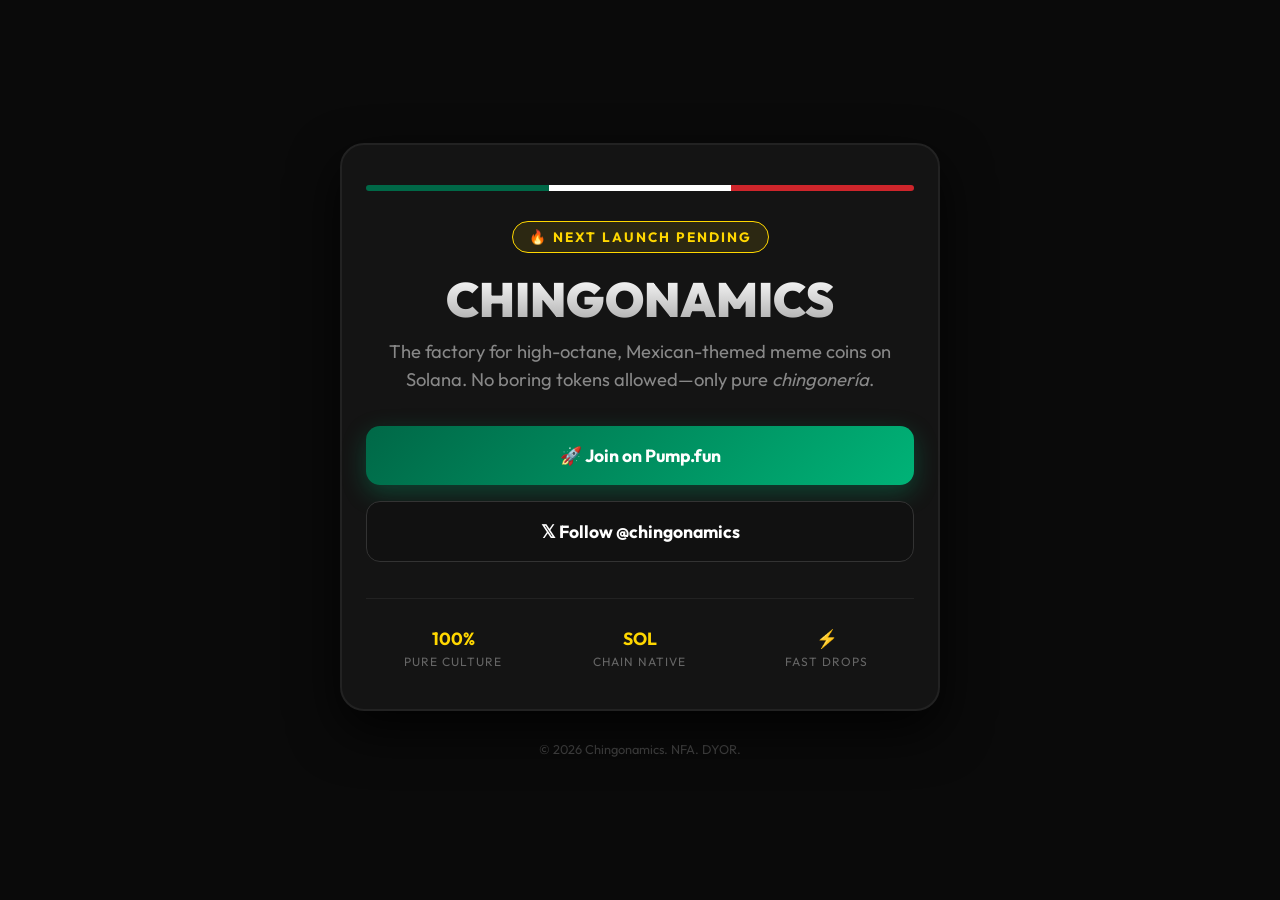
<file: Index.html>
<!DOCTYPE html>
<html lang="en">
<head>
    <meta charset="UTF-8">
    <meta name="viewport" content="width=device-width, initial-scale=1.0">
    <title>Chingonamics | Pure Mexican Crypto Heat</title>
    <link rel="preconnect" href="https://fonts.googleapis.com">
    <link rel="preconnect" href="https://fonts.gstatic.com" crossorigin>
    <link href="https://fonts.googleapis.com/css2?family=Outfit:wght@400;700;900&display=swap" rel="stylesheet">
    <style>
        :root {
            --green: #006847;
            --white: #FFFFFF;
            --red: #CE252B;
            --gold: #FFD700;
            --dark: #0A0A0A;
            --card-bg: #141414;
        }

        * {
            box-sizing: border-box;
            margin: 0;
            padding: 0;
            font-family: 'Outfit', sans-serif;
        }

        body {
            background-color: var(--dark);
            color: var(--white);
            display: flex;
            flex-direction: column;
            align-items: center;
            justify-content: center;
            min-height: 100vh;
            padding: 20px;
            text-align: center;
            overflow-x: hidden;
        }

        .bg-glow {
            position: absolute;
            width: 300px;
            height: 300px;
            background: radial-gradient(circle, rgba(206,37,43,0.3) 0%, rgba(0,0,0,0) 70%);
            z-index: 0;
            top: 20%;
        }

        .container {
            max-width: 600px;
            width: 100%;
            background: var(--card-bg);
            border: 2px solid #222;
            border-radius: 24px;
            padding: 40px 24px;
            box-shadow: 0 20px 50px rgba(0,0,0,0.8);
            position: relative;
            z-index: 1;
        }

        .flag-bar {
            display: flex;
            height: 6px;
            width: 100%;
            border-radius: 3px;
            overflow: hidden;
            margin-bottom: 30px;
        }

        .flag-bar .g { background: var(--green); flex: 1; }
        .flag-bar .w { background: var(--white); flex: 1; }
        .flag-bar .r { background: var(--red); flex: 1; }

        .badge {
            display: inline-block;
            background: rgba(255, 215, 0, 0.1);
            color: var(--gold);
            border: 1px solid var(--gold);
            padding: 6px 16px;
            border-radius: 50px;
            font-weight: 700;
            font-size: 0.85rem;
            letter-spacing: 2px;
            text-transform: uppercase;
            margin-bottom: 20px;
        }

        h1 {
            font-size: 3rem;
            font-weight: 900;
            line-height: 1.1;
            margin-bottom: 12px;
            text-transform: uppercase;
            background: linear-gradient(180deg, #FFF 0%, #AAA 100%);
            -webkit-background-clip: text;
            -webkit-text-fill-color: transparent;
        }

        p.subtitle {
            font-size: 1.15rem;
            color: #888;
            margin-bottom: 32px;
            line-height: 1.5;
        }

        .cta-box {
            display: flex;
            flex-direction: column;
            gap: 16px;
        }

        .btn {
            display: flex;
            align-items: center;
            justify-content: center;
            gap: 10px;
            width: 100%;
            padding: 18px 24px;
            border-radius: 14px;
            font-size: 1.1rem;
            font-weight: 700;
            text-decoration: none;
            transition: all 0.2s ease;
            cursor: pointer;
        }

        .btn-pump {
            background: linear-gradient(135deg, #006847 0%, #00B377 100%);
            color: var(--white);
            box-shadow: 0 8px 25px rgba(0, 179, 119, 0.3);
        }

        .btn-pump:hover {
            transform: translateY(-2px);
            box-shadow: 0 12px 30px rgba(0, 179, 119, 0.5);
        }

        .btn-x {
            background: #111;
            color: var(--white);
            border: 1px solid #333;
        }

        .btn-x:hover {
            background: #1A1A1A;
            border-color: #555;
            transform: translateY(-2px);
        }

        .features {
            display: grid;
            grid-template-columns: repeat(3, 1fr);
            gap: 12px;
            margin-top: 36px;
            padding-top: 28px;
            border-top: 1px solid #222;
        }

        .feature-item h3 {
            font-size: 1.1rem;
            color: var(--gold);
            margin-bottom: 4px;
        }

        .feature-item p {
            font-size: 0.75rem;
            color: #666;
            text-transform: uppercase;
            letter-spacing: 1px;
        }

        footer {
            margin-top: 30px;
            font-size: 0.8rem;
            color: #444;
        }
    </style>
</head>
<body>

    <div class="bg-glow"></div>

    <div class="container">
        <div class="flag-bar">
            <div class="g"></div>
            <div class="w"></div>
            <div class="r"></div>
        </div>

        <span class="badge">🔥 Next Launch Pending</span>

        <h1>CHINGONAMICS</h1>
        <p class="subtitle">The factory for high-octane, Mexican-themed meme coins on Solana. No boring tokens allowed—only pure <i>chingonería</i>.</p>

        <div class="cta-box">
            <a href="https://pump.fun/join/Chingonamics" target="_blank" class="btn btn-pump">
                <span>🚀 Join on Pump.fun</span>
            </a>
            <a href="https://x.com/chingonamics?s=11" target="_blank" class="btn btn-x">
                <span>𝕏 Follow @chingonamics</span>
            </a>
        </div>

        <div class="features">
            <div class="feature-item">
                <h3>100%</h3>
                <p>Pure Culture</p>
            </div>
            <div class="feature-item">
                <h3>SOL</h3>
                <p>Chain Native</p>
            </div>
            <div class="feature-item">
                <h3>⚡</h3>
                <p>Fast Drops</p>
            </div>
        </div>
    </div>

    <footer>
        &copy; 2026 Chingonamics. NFA. DYOR.
    </footer>

</body>
</html>
</file>
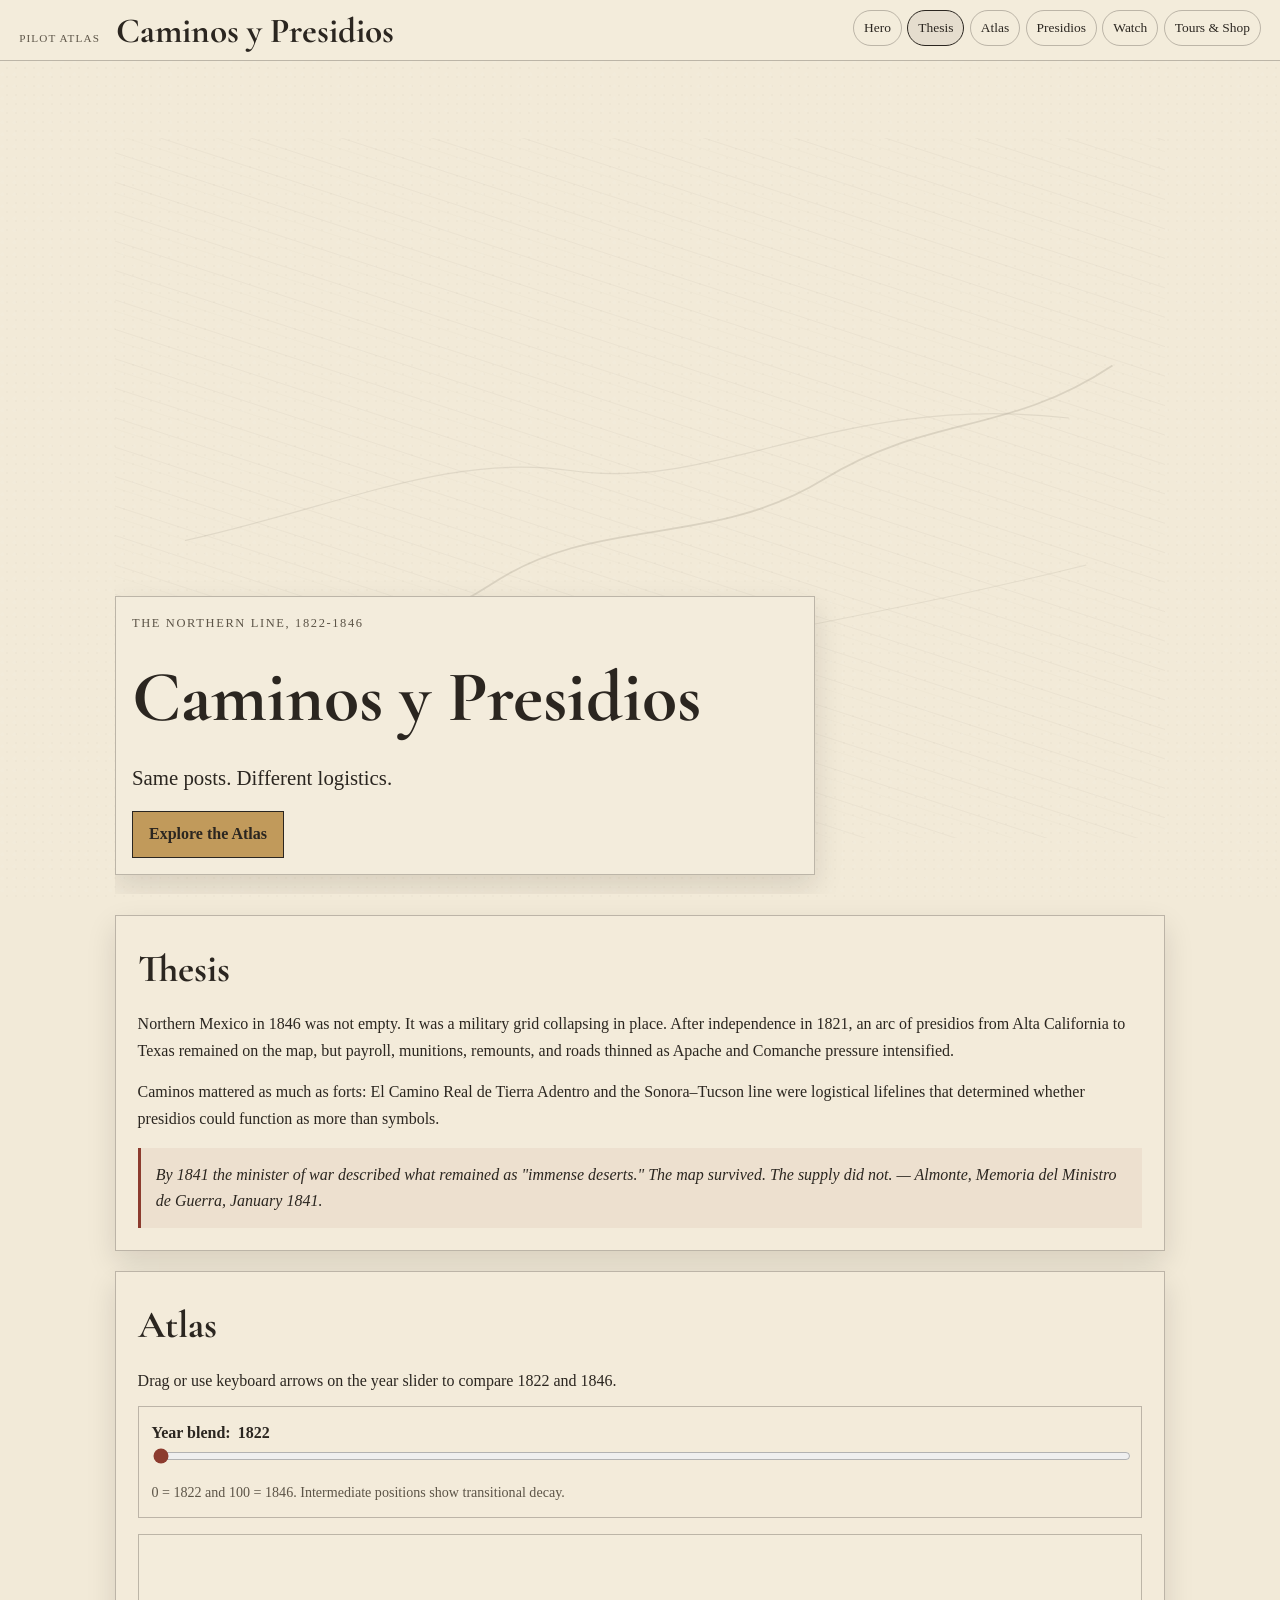
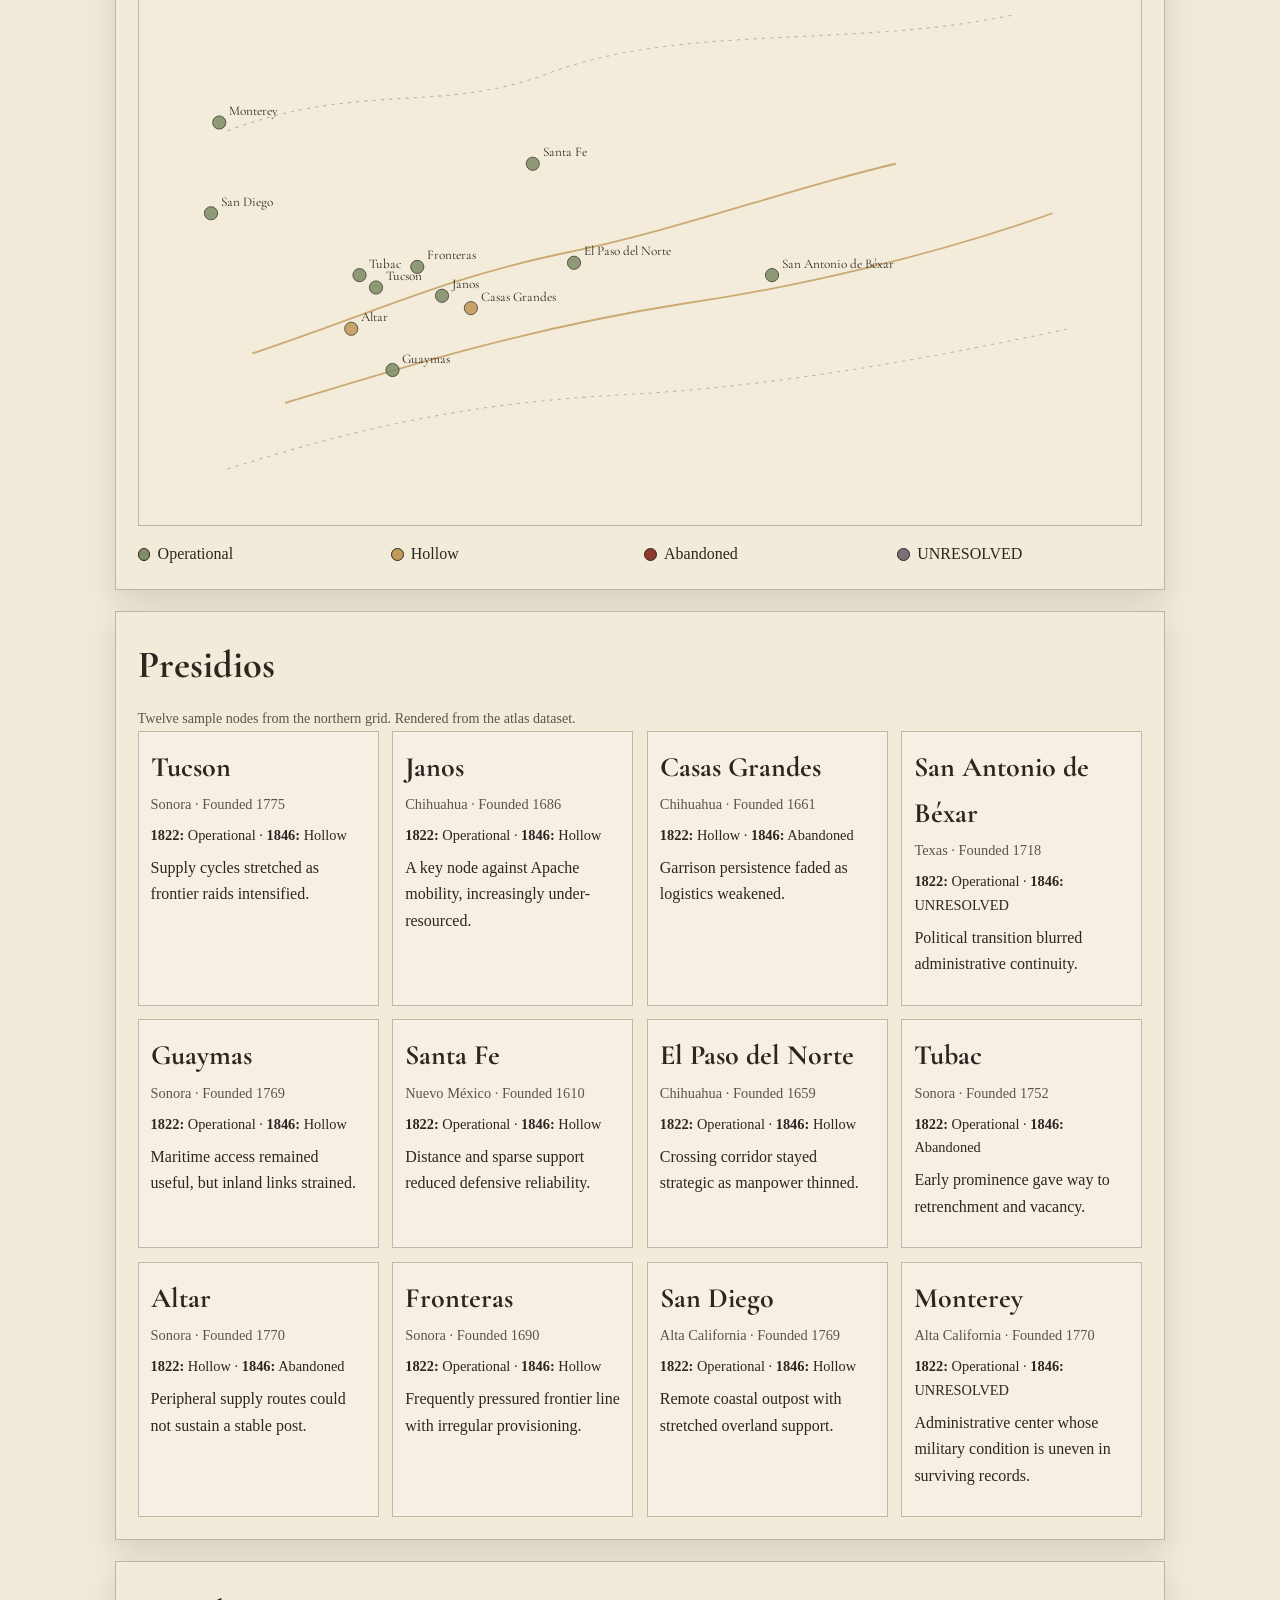
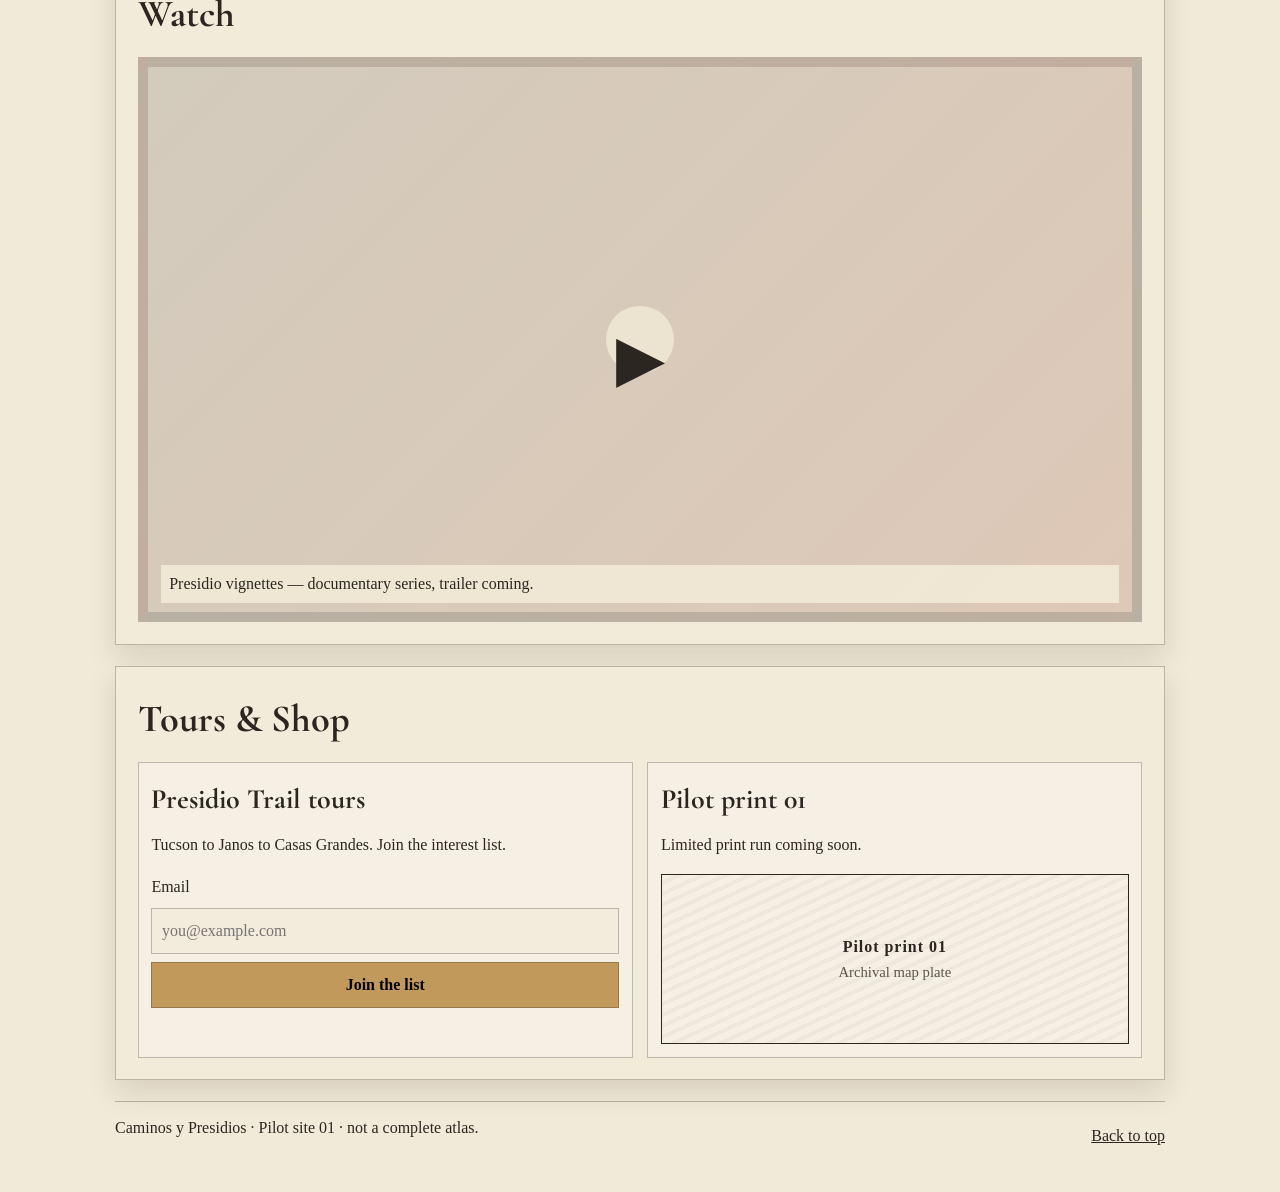
<file: index.html>
<!DOCTYPE html>
<html lang="en">
<head>
  <meta charset="UTF-8">
  <meta name="viewport" content="width=device-width, initial-scale=1.0">
  <meta name="description" content="Caminos y Presidios — a historical atlas of the northern Mexican presidio system (1822–1846).">
  <meta name="theme-color" content="#2b2620">
  <meta property="og:type" content="website">
  <meta property="og:title" content="Caminos y Presidios">
  <meta property="og:description" content="The northern line, 1822–1846. Same posts. Different logistics.">
  <meta property="og:image" content="hero-poster.jpg">
  <!-- TODO: replace canonical URL once production domain is final -->
  <link rel="canonical" href="https://example.github.io/caminos-y-presidios/">
  <title>Caminos y Presidios</title>
  <link rel="preconnect" href="https://fonts.googleapis.com">
  <link rel="preconnect" href="https://fonts.gstatic.com" crossorigin>
  <link href="https://fonts.googleapis.com/css2?family=Cormorant+Garamond:wght@500;600;700&display=swap" rel="stylesheet">
  <link rel="stylesheet" href="styles.css">
</head>
<body>
  <a class="skip-link" href="#main">Skip to main content</a>

  <header class="site-header" id="top">
    <div class="site-title-wrap">
      <p class="site-kicker">Pilot atlas</p>
      <h1 class="site-title">Caminos y Presidios</h1>
    </div>
    <nav class="site-nav" aria-label="Primary">
      <a href="#hero" class="is-active">Hero</a>
      <a href="#thesis">Thesis</a>
      <a href="#atlas">Atlas</a>
      <a href="#presidios">Presidios</a>
      <a href="#watch">Watch</a>
      <a href="#tours-shop">Tours &amp; Shop</a>
    </nav>
  </header>

  <main id="main">
    <section class="panel hero reveal" id="hero" aria-labelledby="hero-title">
      <div class="hero-terrain" aria-hidden="true">
        <svg viewBox="0 0 1200 800" role="presentation" focusable="false">
          <defs>
            <pattern id="terrain-hatch" width="32" height="32" patternUnits="userSpaceOnUse" patternTransform="rotate(18)">
              <path d="M0 16H32" stroke="currentColor" stroke-width="0.9" opacity="0.12" />
              <path d="M0 28H32" stroke="currentColor" stroke-width="0.6" opacity="0.08" />
            </pattern>
          </defs>
          <rect width="1200" height="800" fill="url(#terrain-hatch)"></rect>
          <path d="M60,640 C220,540 310,590 430,510 C550,430 680,470 810,390 C930,316 1020,340 1140,260"
                stroke="currentColor" stroke-width="2" fill="none" opacity="0.35" />
          <path d="M80,460 C260,420 380,360 520,380 C690,405 830,290 1090,320"
                stroke="currentColor" stroke-width="1.4" fill="none" opacity="0.25" />
          <path d="M140,705 C290,658 420,640 600,598 C760,560 900,540 1110,488"
                stroke="currentColor" stroke-width="1.2" fill="none" opacity="0.2" />
        </svg>
      </div>
      <div class="hero-content">
        <p class="subtitle">The northern line, 1822-1846</p>
        <h2 id="hero-title">Caminos y Presidios</h2>
        <p class="tagline">Same posts. Different logistics.</p>
        <a href="#atlas" class="cta-btn">Explore the Atlas</a>
      </div>
    </section>

    <section class="panel reveal" id="thesis" aria-labelledby="thesis-title">
      <div class="neatline">
        <h2 id="thesis-title">Thesis</h2>
        <p>
          Northern Mexico in 1846 was not empty. It was a military grid collapsing in place.
          After independence in 1821, an arc of presidios from Alta California to Texas remained on the map,
          but payroll, munitions, remounts, and roads thinned as Apache and Comanche pressure intensified.
        </p>
        <p>
          Caminos mattered as much as forts: El Camino Real de Tierra Adentro and the Sonora–Tucson line were
          logistical lifelines that determined whether presidios could function as more than symbols.
        </p>
        <blockquote>
          By 1841 the minister of war described what remained as "immense deserts." The map survived. The supply did not.
          — Almonte, <cite>Memoria del Ministro de Guerra</cite>, January 1841.
        </blockquote>
      </div>
    </section>

    <section class="panel reveal" id="atlas" aria-labelledby="atlas-title">
      <div class="neatline">
        <h2 id="atlas-title">Atlas</h2>
        <p class="atlas-lede">Drag or use keyboard arrows on the year slider to compare 1822 and 1846.</p>

        <div class="slider-wrap">
          <label for="year-slider" class="slider-label">Year blend: <output id="year-output" for="year-slider">1822</output></label>
          <input id="year-slider" type="range" min="0" max="100" value="0" aria-describedby="slider-help" aria-label="Slide from 1822 to 1846">
          <p id="slider-help" class="small-note">0 = 1822 and 100 = 1846. Intermediate positions show transitional decay.</p>
        </div>

        <div class="map-card" role="img" aria-label="Stylized northern frontier map with presidio status markers">
          <svg id="atlas-map" viewBox="0 0 1200 700" aria-hidden="true" focusable="false">
            <path class="route" d="M130,500 C280,450 360,410 500,380 C650,350 780,300 910,270" />
            <path class="route" d="M170,560 C300,520 460,470 650,440 C790,420 960,380 1100,330" />
            <path class="ridge" d="M100,230 C260,170 360,210 490,160 C650,100 860,130 1050,90" />
            <path class="ridge" d="M100,640 C260,590 390,560 580,550 C760,540 930,510 1120,470" />
            <!-- TODO: replace with full cartographic SVG geometry for the atlas -->
            <g id="presidio-layer"></g>
          </svg>
        </div>

        <ul class="legend" aria-label="Status legend">
          <li><span class="dot operational"></span>Operational</li>
          <li><span class="dot hollow"></span>Hollow</li>
          <li><span class="dot abandoned"></span>Abandoned</li>
          <li><span class="dot unresolved"></span>UNRESOLVED</li>
        </ul>
      </div>
    </section>

    <section class="panel reveal" id="presidios" aria-labelledby="presidios-title">
      <div class="neatline">
        <h2 id="presidios-title">Presidios</h2>
        <p class="small-note">Twelve sample nodes from the northern grid. Rendered from the atlas dataset.</p>
        <div id="presidio-cards" class="card-grid" aria-live="polite"></div>
      </div>
    </section>

    <section class="panel reveal" id="watch" aria-labelledby="watch-title">
      <div class="neatline">
        <h2 id="watch-title">Watch</h2>
        <!-- TODO: replace this framed placeholder with real documentary trailer embed -->
        <figure class="watch-frame" role="img" aria-label="Placeholder frame for documentary trailer">
          <div class="play-overlay" aria-hidden="true">▶</div>
          <figcaption>Presidio vignettes — documentary series, trailer coming.</figcaption>
        </figure>
      </div>
    </section>

    <section class="panel reveal" id="tours-shop" aria-labelledby="tours-shop-title">
      <div class="neatline">
        <h2 id="tours-shop-title">Tours &amp; Shop</h2>
        <div class="split-grid">
          <article class="split-card">
            <h3>Presidio Trail tours</h3>
            <p>Tucson to Janos to Casas Grandes. Join the interest list.</p>
            <!-- TODO: wire this form action to a production backend endpoint -->
            <form action="https://example.com/interest-list" method="post" class="interest-form">
              <label for="email">Email</label>
              <input id="email" name="email" type="email" required autocomplete="email" placeholder="you@example.com">
              <button type="submit">Join the list</button>
            </form>
          </article>
          <article class="split-card">
            <h3>Pilot print 01</h3>
            <p>Limited print run coming soon.</p>
            <!-- TODO: replace mock card with live product card and checkout link -->
            <div class="print-mock" aria-label="Mock print preview">
              <p class="print-title">Pilot print 01</p>
              <p class="print-note">Archival map plate</p>
            </div>
          </article>
        </div>
      </div>
    </section>
  </main>

  <footer class="site-footer">
    <p>Caminos y Presidios · Pilot site 01 · not a complete atlas.</p>
    <a href="#top">Back to top</a>
  </footer>

  <script src="script.js" defer></script>
</body>
</html>
</file>
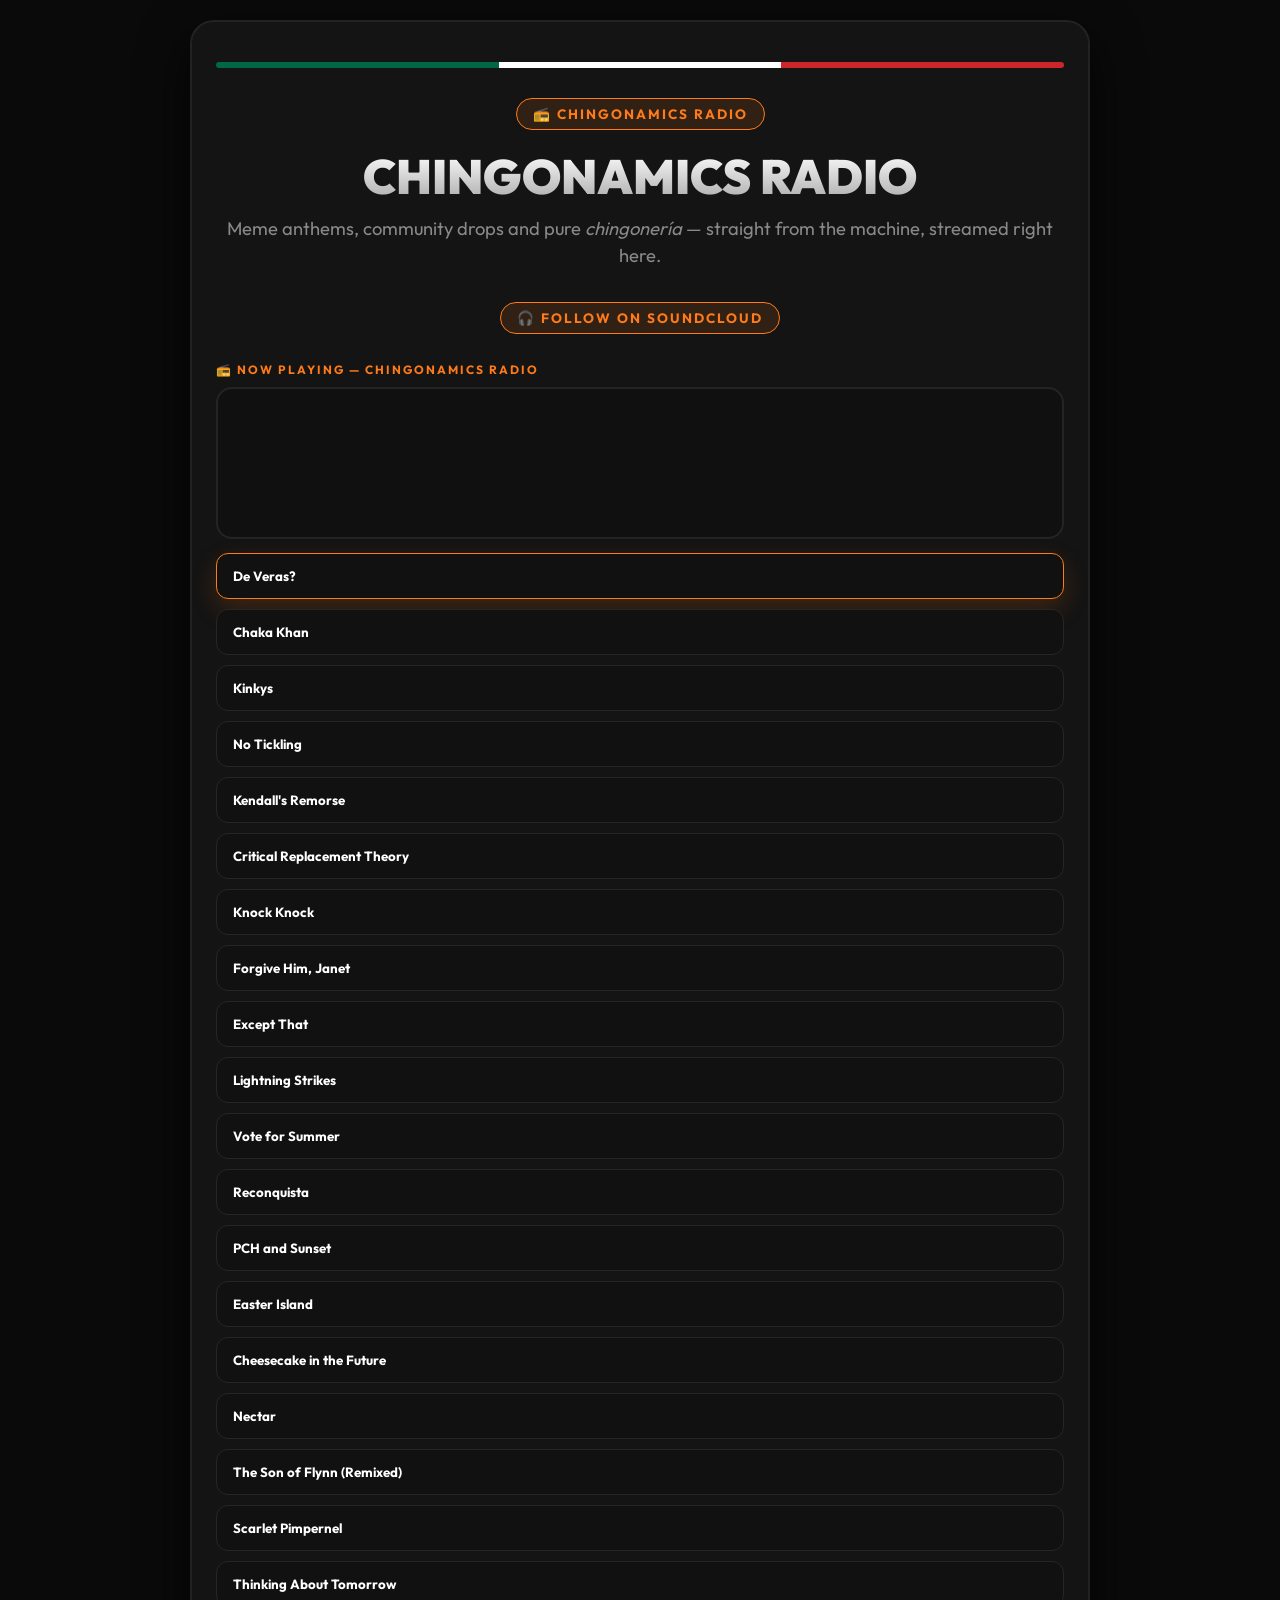
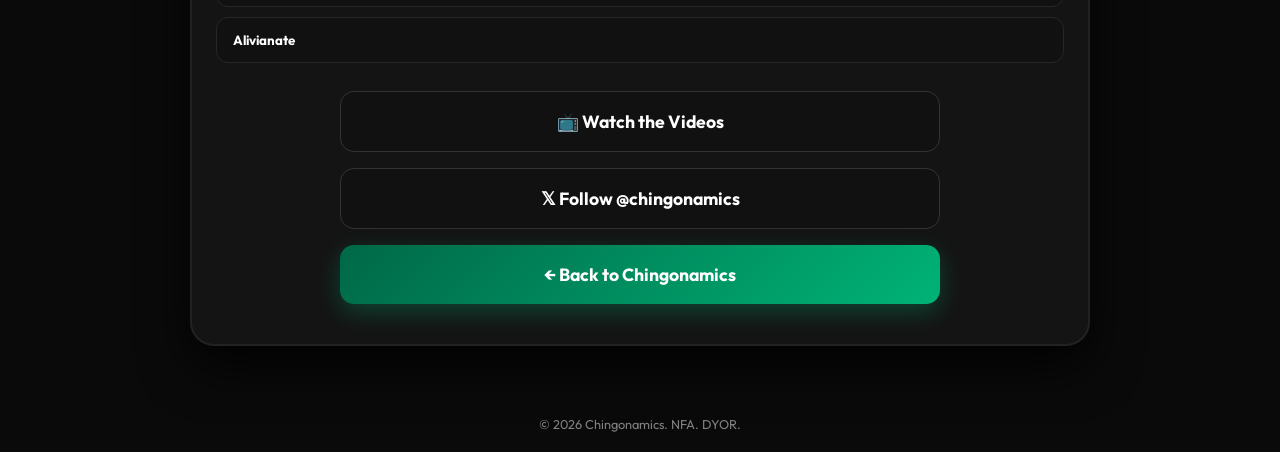
<file: radio.html>
<!DOCTYPE html>
<html lang="en">
<head>
    <meta charset="UTF-8">
    <meta name="viewport" content="width=device-width, initial-scale=1.0">
    <meta http-equiv="Cache-Control" content="no-cache, no-store, must-revalidate">
    <meta http-equiv="Pragma" content="no-cache">
    <meta http-equiv="Expires" content="0">
    <meta name="description" content="Chingonamics Radio: stream the official Chingonamics tracks, meme anthems and community drops. Pure Mexican meme machine sound.">
    <link rel="canonical" href="https://chingonamics.com/radio.html">
    <link rel="icon" type="image/svg+xml" href="/chingonamics-favicon.svg">
    <meta property="og:type" content="website">
    <meta property="og:url" content="https://chingonamics.com/radio.html">
    <meta property="og:title" content="Chingonamics Radio | Meme Machine Sound">
    <meta property="og:description" content="Stream Chingonamics Radio: meme anthems, community drops and pure chingonería.">
    <meta property="og:image" content="https://chingonamics.com/IMG_0325.jpg">
    <meta name="twitter:card" content="summary_large_image">
    <meta name="twitter:title" content="Chingonamics Radio | Meme Machine Sound">
    <meta name="twitter:description" content="Stream Chingonamics Radio: meme anthems, community drops and pure chingonería.">
    <meta name="twitter:image" content="https://chingonamics.com/IMG_0325.jpg">
    <title>Chingonamics Radio | Meme Machine Sound</title>
    <link rel="preconnect" href="https://fonts.googleapis.com">
    <link rel="preconnect" href="https://fonts.gstatic.com" crossorigin>
    <link href="https://fonts.googleapis.com/css2?family=Outfit:wght@400;700;900&display=swap" rel="stylesheet">
    <style>
        :root {
            --green: #006847;
            --white: #FFFFFF;
            --red: #CE252B;
            --gold: #FFD700;
            --orange: #FF7A18;
            --dark: #0A0A0A;
            --card-bg: #141414;
        }

        * {
            box-sizing: border-box;
            margin: 0;
            padding: 0;
            font-family: 'Outfit', sans-serif;
        }

        body {
            background-color: var(--dark);
            color: var(--white);
            display: flex;
            flex-direction: column;
            align-items: center;
            min-height: 100vh;
            padding: 20px;
            text-align: center;
            overflow-x: hidden;
        }

        .bg-glow {
            position: absolute;
            width: 300px;
            height: 300px;
            background: radial-gradient(circle, rgba(255,122,24,0.28) 0%, rgba(0,0,0,0) 70%);
            z-index: 0;
            top: 20%;
        }

        .container {
            max-width: 900px;
            width: 100%;
            background: var(--card-bg);
            border: 2px solid #222;
            border-radius: 24px;
            padding: 40px 24px;
            box-shadow: 0 20px 50px rgba(0,0,0,0.8);
            position: relative;
            z-index: 1;
            margin-bottom: 40px;
        }

        .flag-bar {
            display: flex;
            height: 6px;
            width: 100%;
            border-radius: 3px;
            overflow: hidden;
            margin-bottom: 30px;
        }

        .flag-bar .g { background: var(--green); flex: 1; }
        .flag-bar .w { background: var(--white); flex: 1; }
        .flag-bar .r { background: var(--red); flex: 1; }

        .badge {
            display: inline-block;
            background: rgba(255, 122, 24, 0.12);
            color: var(--orange);
            border: 1px solid var(--orange);
            padding: 6px 16px;
            border-radius: 50px;
            font-weight: 700;
            font-size: 0.85rem;
            letter-spacing: 2px;
            text-transform: uppercase;
            margin-bottom: 20px;
        }

        h1 {
            font-size: clamp(1.5rem, 6.5vw, 3rem);
            font-weight: 900;
            line-height: 1.1;
            margin-bottom: 12px;
            text-transform: uppercase;
            background: linear-gradient(180deg, #FFF 0%, #AAA 100%);
            -webkit-background-clip: text;
            -webkit-text-fill-color: transparent;
        }

        p.subtitle {
            font-size: 1.15rem;
            color: #888;
            margin-bottom: 32px;
            line-height: 1.5;
        }

        .player {
            background: #101010;
            border: 2px solid #242424;
            border-radius: 20px;
            padding: 24px 20px;
            text-align: left;
            margin-bottom: 28px;
        }

        .now-playing-label {
            color: var(--orange);
            font-size: 0.75rem;
            font-weight: 700;
            letter-spacing: 2px;
            text-transform: uppercase;
        }

        .now-playing-title {
            font-size: 1.35rem;
            font-weight: 900;
            margin: 6px 0 4px;
        }

        .now-playing-meta {
            color: #8f8f8f;
            font-size: 0.9rem;
            margin-bottom: 16px;
        }

        .equalizer {
            display: flex;
            align-items: flex-end;
            gap: 4px;
            height: 34px;
            margin-bottom: 16px;
        }

        .equalizer span {
            width: 6px;
            border-radius: 3px;
            background: linear-gradient(180deg, var(--gold) 0%, var(--orange) 100%);
            height: 20%;
        }

        .equalizer.is-playing span {
            animation: bounce 900ms ease-in-out infinite;
        }

        .equalizer span:nth-child(2) { animation-delay: 120ms; }
        .equalizer span:nth-child(3) { animation-delay: 240ms; }
        .equalizer span:nth-child(4) { animation-delay: 360ms; }
        .equalizer span:nth-child(5) { animation-delay: 480ms; }
        .equalizer span:nth-child(6) { animation-delay: 600ms; }
        .equalizer span:nth-child(7) { animation-delay: 720ms; }

        @keyframes bounce {
            0%, 100% { height: 20%; }
            50% { height: 100%; }
        }

        .progress-row {
            display: flex;
            align-items: center;
            gap: 10px;
            margin-bottom: 16px;
            color: #8f8f8f;
            font-size: 0.8rem;
        }

        input[type="range"] {
            width: 100%;
            accent-color: var(--orange);
            cursor: pointer;
        }

        .controls {
            display: flex;
            align-items: center;
            gap: 10px;
            flex-wrap: wrap;
        }

        .control-btn {
            border: 1px solid #333;
            background: #171717;
            color: var(--white);
            border-radius: 12px;
            padding: 12px 16px;
            font-size: 1rem;
            font-weight: 700;
            cursor: pointer;
            transition: all 0.2s ease;
        }

        .control-btn:hover:not(:disabled) {
            border-color: var(--orange);
            color: var(--orange);
        }

        .control-btn:disabled {
            opacity: 0.45;
            cursor: not-allowed;
        }

        .control-btn.primary {
            background: linear-gradient(135deg, var(--orange) 0%, #FFB347 100%);
            border-color: transparent;
            color: #1A1A1A;
            min-width: 120px;
        }

        .volume-control {
            display: flex;
            align-items: center;
            gap: 8px;
            min-width: 160px;
            flex: 1;
            color: #8f8f8f;
            font-size: 0.85rem;
        }

        .player-status {
            margin-top: 14px;
            color: #8f8f8f;
            font-size: 0.85rem;
            line-height: 1.5;
        }

        .playlist-heading {
            display: block;
            color: var(--orange);
            font-size: 0.75rem;
            font-weight: 700;
            letter-spacing: 2px;
            text-transform: uppercase;
            text-align: left;
            margin-bottom: 10px;
        }

        .playlist-heading[hidden] { display: none; }

        .playlist {
            list-style: none;
            display: grid;
            gap: 10px;
            text-align: left;
            margin-bottom: 28px;
        }

        .playlist[hidden] { display: none; }

        .playlist button {
            width: 100%;
            display: flex;
            align-items: center;
            justify-content: space-between;
            gap: 12px;
            background: #111;
            border: 1px solid #262626;
            border-radius: 12px;
            padding: 14px 16px;
            color: var(--white);
            font-weight: 700;
            cursor: pointer;
            text-align: left;
            transition: all 0.2s ease;
        }

        .playlist button:hover,
        .playlist button:focus-visible {
            border-color: var(--orange);
            transform: translateY(-2px);
        }

        .playlist button[aria-current="true"] {
            border-color: var(--orange);
            box-shadow: 0 10px 26px rgba(255, 122, 24, 0.18);
        }

        .track-subtitle {
            display: block;
            color: #8f8f8f;
            font-size: 0.8rem;
            font-weight: 400;
            margin-top: 4px;
        }

        .radio-fallback {
            border: 1px dashed #333;
            border-radius: 16px;
            padding: 22px 18px;
            color: #aaa;
            line-height: 1.6;
            margin-bottom: 28px;
        }

        .radio-fallback strong { color: var(--orange); }

        .featured-heading {
            display: block;
            color: var(--orange);
            font-size: 0.75rem;
            font-weight: 700;
            letter-spacing: 2px;
            text-transform: uppercase;
            text-align: left;
            margin-bottom: 10px;
        }

        .featured-player {
            background: #101010;
            border: 2px solid #242424;
            border-radius: 16px;
            padding: 14px;
            margin-bottom: 14px;
        }

        .featured-player iframe {
            display: block;
            width: 100%;
            border: 0;
            border-radius: 10px;
        }

        .featured-list {
            list-style: none;
            display: grid;
            gap: 10px;
            text-align: left;
            margin-bottom: 28px;
        }

        .featured-list button {
            width: 100%;
            display: flex;
            align-items: center;
            justify-content: space-between;
            gap: 12px;
            background: #111;
            border: 1px solid #262626;
            border-radius: 12px;
            padding: 14px 16px;
            color: var(--white);
            font-weight: 700;
            cursor: pointer;
            text-align: left;
            transition: all 0.2s ease;
        }

        .featured-list button:hover,
        .featured-list button:focus-visible {
            border-color: var(--orange);
            transform: translateY(-2px);
        }

        .featured-list button[aria-current="true"] {
            border-color: var(--orange);
            box-shadow: 0 10px 26px rgba(255, 122, 24, 0.18);
        }

        .cta-box {
            display: flex;
            flex-direction: column;
            gap: 16px;
            max-width: 600px;
            margin: 0 auto;
        }

        .btn {
            display: flex;
            align-items: center;
            justify-content: center;
            gap: 10px;
            width: 100%;
            padding: 18px 24px;
            border-radius: 14px;
            font-size: 1.1rem;
            font-weight: 700;
            text-decoration: none;
            transition: all 0.2s ease;
            cursor: pointer;
        }

        .btn-pump {
            background: linear-gradient(135deg, #006847 0%, #00B377 100%);
            color: var(--white);
            box-shadow: 0 8px 25px rgba(0, 179, 119, 0.3);
        }

        .btn-pump:hover {
            transform: translateY(-2px);
            box-shadow: 0 12px 30px rgba(0, 179, 119, 0.5);
        }

        .btn-x {
            background: #111;
            color: var(--white);
            border: 1px solid #333;
        }

        .btn-x:hover {
            background: #1A1A1A;
            border-color: #555;
            transform: translateY(-2px);
        }

        @media (prefers-reduced-motion: reduce) {
            .btn, .control-btn, .playlist button { transition: none; }
            .equalizer.is-playing span { animation: none; height: 60%; }
        }

        @media (max-width: 480px) {
            body { padding: 12px; }
            .container { padding: 28px 18px; }
            .control-btn { flex: 1; }
            .volume-control { width: 100%; }
        }

        footer {
            margin-top: 30px;
            font-size: 0.8rem;
            color: #808080;
            position: relative;
            z-index: 1;
        }
    </style>
</head>
<body>

    <div class="bg-glow"></div>

    <main class="container">
        <div class="flag-bar">
            <div class="g"></div>
            <div class="w"></div>
            <div class="r"></div>
        </div>

        <span class="badge">📻 Chingonamics Radio</span>

        <h1>Chingonamics Radio</h1>
                <p class="subtitle">Meme anthems, community drops and pure <i>chingonería</i> — straight from the machine, streamed right here.</p>

        <a href="https://soundcloud.com/eaallupinyou" target="_blank" rel="noopener noreferrer" class="badge" style="text-decoration:none; margin-bottom:28px;">🎧 Follow on SoundCloud</a>

        <h2 class="featured-heading">📻 Now Playing — Chingonamics Radio</h2>


        <div class="featured-player">
            <iframe id="featured-iframe" title="Chingonamics featured track on SoundCloud"
                loading="lazy"
                scrolling="no"
                frameborder="no"
                allow="autoplay"
                height="120"></iframe>
        </div>
        <ul class="featured-list" id="featured-list"></ul>

        <div class="cta-box">
            <a href="/videos.html" class="btn btn-x">
                <span>📺 Watch the Videos</span>
            </a>
            <a href="https://x.com/chingonamics?s=11" target="_blank" rel="noopener noreferrer" class="btn btn-x">
                <span>𝕏 Follow @chingonamics</span>
            </a>
            <a href="/" class="btn btn-pump">
                <span>← Back to Chingonamics</span>
            </a>
        </div>
    </main>

    <footer>
        &copy; 2026 Chingonamics. NFA. DYOR.
    </footer>


    <script src="/radio-tracks.js"></script>
    <script>
        // Featured Drops: individual SoundCloud tracks highlighted outside the self-hosted
        // player above. Only one SoundCloud embed is ever loaded at a time (whichever track
        // is selected below), which keeps this section lightweight no matter how many tracks
        // are listed. The track list lives in radio-tracks.js so index.html can share it.
        const featuredTracks = window.chingonamicsTracks || [];


        const featuredIframe = document.getElementById('featured-iframe');
        const featuredListEl = document.getElementById('featured-list');
        let currentFeaturedIndex = 0;

        function buildFeaturedEmbedUrl(trackUrl) {
            const encoded = encodeURIComponent(trackUrl);
            return `https://w.soundcloud.com/player/?url=${encoded}&color=%23ff7a18&auto_play=false&hide_related=true&show_comments=false&show_user=true&show_reposts=false&show_teaser=false&visual=false`;
        }

        function loadFeaturedTrack(index) {
            if (!featuredTracks.length) return;
            currentFeaturedIndex = (index + featuredTracks.length) % featuredTracks.length;
            featuredIframe.src = buildFeaturedEmbedUrl(featuredTracks[currentFeaturedIndex].url);
            renderFeaturedList();
        }

        function renderFeaturedList() {
            featuredListEl.innerHTML = '';
            featuredTracks.forEach((track, index) => {
                const item = document.createElement('li');
                const button = document.createElement('button');
                button.type = 'button';
                button.textContent = track.title;
                button.setAttribute('aria-current', index === currentFeaturedIndex ? 'true' : 'false');
                button.addEventListener('click', () => loadFeaturedTrack(index));
                item.appendChild(button);
                featuredListEl.appendChild(item);
            });
        }

        if (featuredTracks.length) {
            loadFeaturedTrack(0);
        }
    </script>
</body>
</html>
</file>
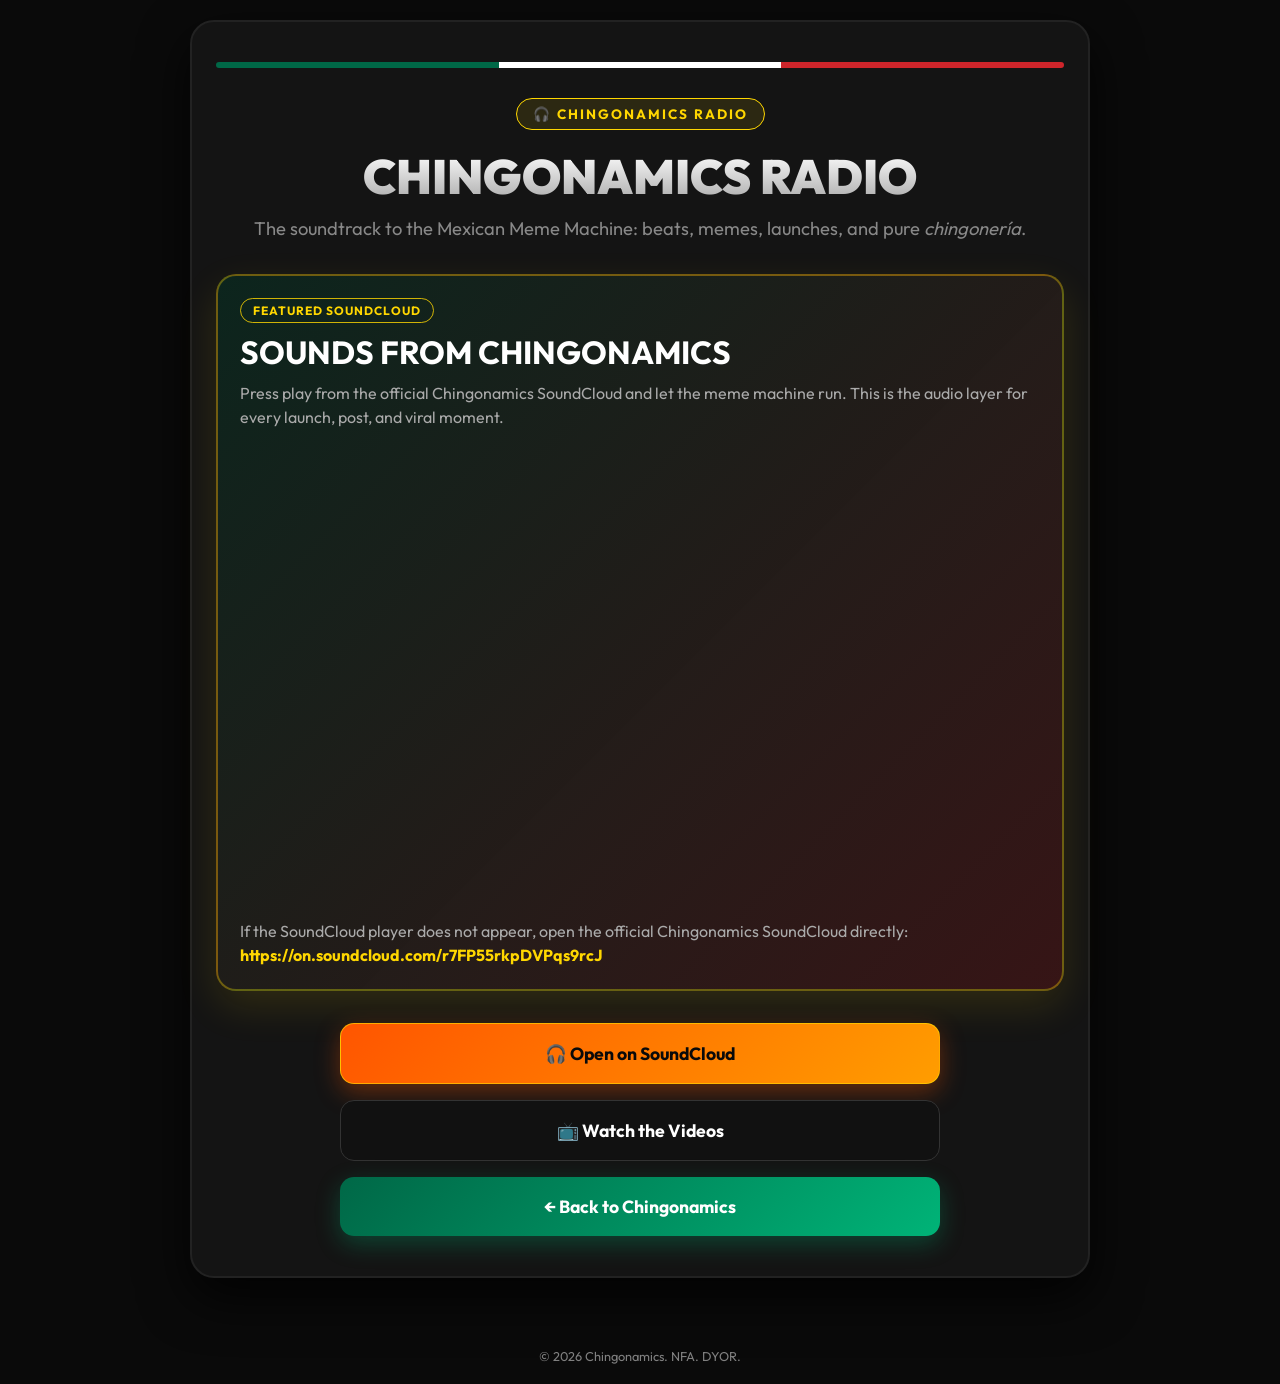
<file: sounds.html>
<!DOCTYPE html>
<html lang="en">
<head>
    <meta charset="UTF-8">
    <meta name="viewport" content="width=device-width, initial-scale=1.0">
    <meta http-equiv="Cache-Control" content="no-cache, no-store, must-revalidate">
    <meta http-equiv="Pragma" content="no-cache">
    <meta http-equiv="Expires" content="0">
    <meta name="description" content="Chingonamics Radio: hear the soundtrack to the Mexican Meme Machine on SoundCloud — beats, memes, launches, and pure chingonería.">
    <link rel="canonical" href="https://chingonamics.com/sounds.html">
    <link rel="icon" type="image/png" href="favicon.png">
    <meta property="og:type" content="website">
    <meta property="og:url" content="https://chingonamics.com/sounds.html">
    <meta property="og:title" content="Chingonamics Radio | Sounds from the Mexican Meme Machine">
    <meta property="og:description" content="Hear the soundtrack to Chingonamics: beats, memes, launches, and pure chingonería.">
    <meta property="og:image" content="https://chingonamics.com/IMG_0325.jpg">
    <meta name="twitter:card" content="summary_large_image">
    <meta name="twitter:title" content="Chingonamics Radio | Sounds from the Mexican Meme Machine">
    <meta name="twitter:description" content="Hear the Chingonamics soundtrack on SoundCloud.">
    <meta name="twitter:image" content="https://chingonamics.com/IMG_0325.jpg">
    <title>Chingonamics Radio | Sounds from the Mexican Meme Machine</title>
    <link rel="preconnect" href="https://fonts.googleapis.com">
    <link rel="preconnect" href="https://fonts.gstatic.com" crossorigin>
    <link rel="preconnect" href="https://w.soundcloud.com">
    <link href="https://fonts.googleapis.com/css2?family=Outfit:wght@400;700;900&display=swap" rel="stylesheet">
    <style>
        :root {
            --green: #006847;
            --white: #FFFFFF;
            --red: #CE252B;
            --gold: #FFD700;
            --dark: #0A0A0A;
            --card-bg: #141414;
        }

        * {
            box-sizing: border-box;
            margin: 0;
            padding: 0;
            font-family: 'Outfit', sans-serif;
        }

        body {
            background-color: var(--dark);
            color: var(--white);
            display: flex;
            flex-direction: column;
            align-items: center;
            min-height: 100vh;
            padding: 20px;
            text-align: center;
            overflow-x: hidden;
        }

        .bg-glow {
            position: absolute;
            width: 300px;
            height: 300px;
            background: radial-gradient(circle, rgba(206,37,43,0.3) 0%, rgba(0,0,0,0) 70%);
            z-index: 0;
            top: 20%;
        }

        .container {
            max-width: 900px;
            width: 100%;
            background: var(--card-bg);
            border: 2px solid #222;
            border-radius: 24px;
            padding: 40px 24px;
            box-shadow: 0 20px 50px rgba(0,0,0,0.8);
            position: relative;
            z-index: 1;
            margin-bottom: 40px;
        }

        .flag-bar {
            display: flex;
            height: 6px;
            width: 100%;
            border-radius: 3px;
            overflow: hidden;
            margin-bottom: 30px;
        }

        .flag-bar .g { background: var(--green); flex: 1; }
        .flag-bar .w { background: var(--white); flex: 1; }
        .flag-bar .r { background: var(--red); flex: 1; }

        .badge {
            display: inline-block;
            background: rgba(255, 215, 0, 0.1);
            color: var(--gold);
            border: 1px solid var(--gold);
            padding: 6px 16px;
            border-radius: 50px;
            font-weight: 700;
            font-size: 0.85rem;
            letter-spacing: 2px;
            text-transform: uppercase;
            margin-bottom: 20px;
        }

        h1 {
            font-size: clamp(1.5rem, 6.5vw, 3rem);
            font-weight: 900;
            line-height: 1.1;
            margin-bottom: 12px;
            text-transform: uppercase;
            background: linear-gradient(180deg, #FFF 0%, #AAA 100%);
            -webkit-background-clip: text;
            -webkit-text-fill-color: transparent;
        }

        p.subtitle {
            font-size: 1.15rem;
            color: #888;
            margin-bottom: 32px;
            line-height: 1.5;
        }

        .sound-grid {
            display: grid;
            gap: 24px;
            margin-bottom: 32px;
            text-align: left;
        }

        .sound-card {
            background:
                linear-gradient(135deg, rgba(0,104,71,0.24), rgba(206,37,43,0.2)),
                #101010;
            border: 2px solid rgba(255, 215, 0, 0.35);
            border-radius: 20px;
            overflow: hidden;
            box-shadow: 0 15px 40px rgba(255, 215, 0, 0.12);
        }

        .sound-card-header {
            padding: 22px;
        }

        .sound-label {
            display: inline-block;
            color: var(--gold);
            border: 1px solid rgba(255, 215, 0, 0.8);
            border-radius: 50px;
            padding: 4px 12px;
            font-size: 0.75rem;
            font-weight: 700;
            letter-spacing: 1px;
            text-transform: uppercase;
            margin-bottom: 12px;
        }

        .sound-card h2 {
            color: var(--white);
            font-size: clamp(1.35rem, 4vw, 2rem);
            line-height: 1.1;
            margin-bottom: 10px;
            text-transform: uppercase;
        }

        .sound-copy {
            color: #aaa;
            line-height: 1.5;
        }

        .soundcloud-frame {
            display: block;
            width: 100%;
            height: 450px;
            border: 0;
        }

        .sound-fallback {
            padding: 18px 22px 22px;
            color: #aaa;
            line-height: 1.5;
        }

        .sound-fallback a {
            color: var(--gold);
            font-weight: 700;
            text-decoration: none;
        }

        .sound-fallback a:hover {
            text-decoration: underline;
        }

        .cta-box {
            display: flex;
            flex-direction: column;
            gap: 16px;
            max-width: 600px;
            margin: 0 auto;
        }

        .btn {
            display: flex;
            align-items: center;
            justify-content: center;
            gap: 10px;
            width: 100%;
            padding: 18px 24px;
            border-radius: 14px;
            font-size: 1.1rem;
            font-weight: 700;
            text-decoration: none;
            transition: all 0.2s ease;
            cursor: pointer;
        }

        .btn-pump {
            background: linear-gradient(135deg, #006847 0%, #00B377 100%);
            color: var(--white);
            box-shadow: 0 8px 25px rgba(0, 179, 119, 0.3);
        }

        .btn-pump:hover {
            transform: translateY(-2px);
            box-shadow: 0 12px 30px rgba(0, 179, 119, 0.5);
        }

        .btn-x {
            background: #111;
            color: var(--white);
            border: 1px solid #333;
        }

        .btn-x:hover {
            background: #1A1A1A;
            border-color: #555;
            transform: translateY(-2px);
        }

        .btn-sound {
            background: linear-gradient(135deg, #ff5500 0%, #ff9d00 100%);
            color: var(--dark);
            border: 1px solid rgba(255, 215, 0, 0.65);
            box-shadow: 0 8px 25px rgba(255, 85, 0, 0.35);
        }

        .btn-sound:hover {
            transform: translateY(-2px);
            box-shadow: 0 12px 30px rgba(255, 85, 0, 0.55);
        }

        @media (prefers-reduced-motion: reduce) {
            .btn { transition: none; }
        }

        @media (max-width: 480px) {
            body { padding: 12px; }
            .container { padding: 28px 18px; }
            .soundcloud-frame { height: 380px; }
        }

        footer {
            margin-top: 30px;
            font-size: 0.8rem;
            color: #808080;
            position: relative;
            z-index: 1;
        }
    </style>
</head>
<body>

    <div class="bg-glow"></div>

    <main class="container">
        <div class="flag-bar">
            <div class="g"></div>
            <div class="w"></div>
            <div class="r"></div>
        </div>

        <span class="badge">🎧 Chingonamics Radio</span>

        <h1>Chingonamics Radio</h1>
        <p class="subtitle">The soundtrack to the Mexican Meme Machine: beats, memes, launches, and pure <i>chingonería</i>.</p>

        <div class="sound-grid">
            <!--
                Add a new SoundCloud feature: copy this card and swap the SoundCloud profile, playlist, or track URL.
                https://on.soundcloud.com/r7FP55rkpDVPqs9rcJ
            -->
            <article class="sound-card">
                <div class="sound-card-header">
                    <span class="sound-label">Featured SoundCloud</span>
                    <h2>Sounds from Chingonamics</h2>
                    <p class="sound-copy">Press play from the official Chingonamics SoundCloud and let the meme machine run. This is the audio layer for every launch, post, and viral moment.</p>
                </div>
                <iframe
                    class="soundcloud-frame"
                    title="Chingonamics on SoundCloud"
                    scrolling="no"
                    allow="autoplay"
                    src="https://w.soundcloud.com/player/?url=https%3A//on.soundcloud.com/r7FP55rkpDVPqs9rcJ&color=%23CE252B&auto_play=false&hide_related=false&show_comments=false&show_user=true&show_reposts=false&show_teaser=true&visual=true">
                </iframe>
                <p class="sound-fallback">
                    If the SoundCloud player does not appear, open the official Chingonamics SoundCloud directly:
                    <a href="https://on.soundcloud.com/r7FP55rkpDVPqs9rcJ" target="_blank" rel="noopener noreferrer">https://on.soundcloud.com/r7FP55rkpDVPqs9rcJ</a>
                </p>
            </article>
        </div>

        <div class="cta-box">
            <a href="https://on.soundcloud.com/r7FP55rkpDVPqs9rcJ" target="_blank" rel="noopener noreferrer" class="btn btn-sound">
                <span>🎧 Open on SoundCloud</span>
            </a>
            <a href="videos.html" class="btn btn-x">
                <span>📺 Watch the Videos</span>
            </a>
            <a href="https://chingonamics.com/" class="btn btn-pump">
                <span>← Back to Chingonamics</span>
            </a>
        </div>
    </main>

    <footer>
        &copy; 2026 Chingonamics. NFA. DYOR.
    </footer>
</body>
</html>
</file>
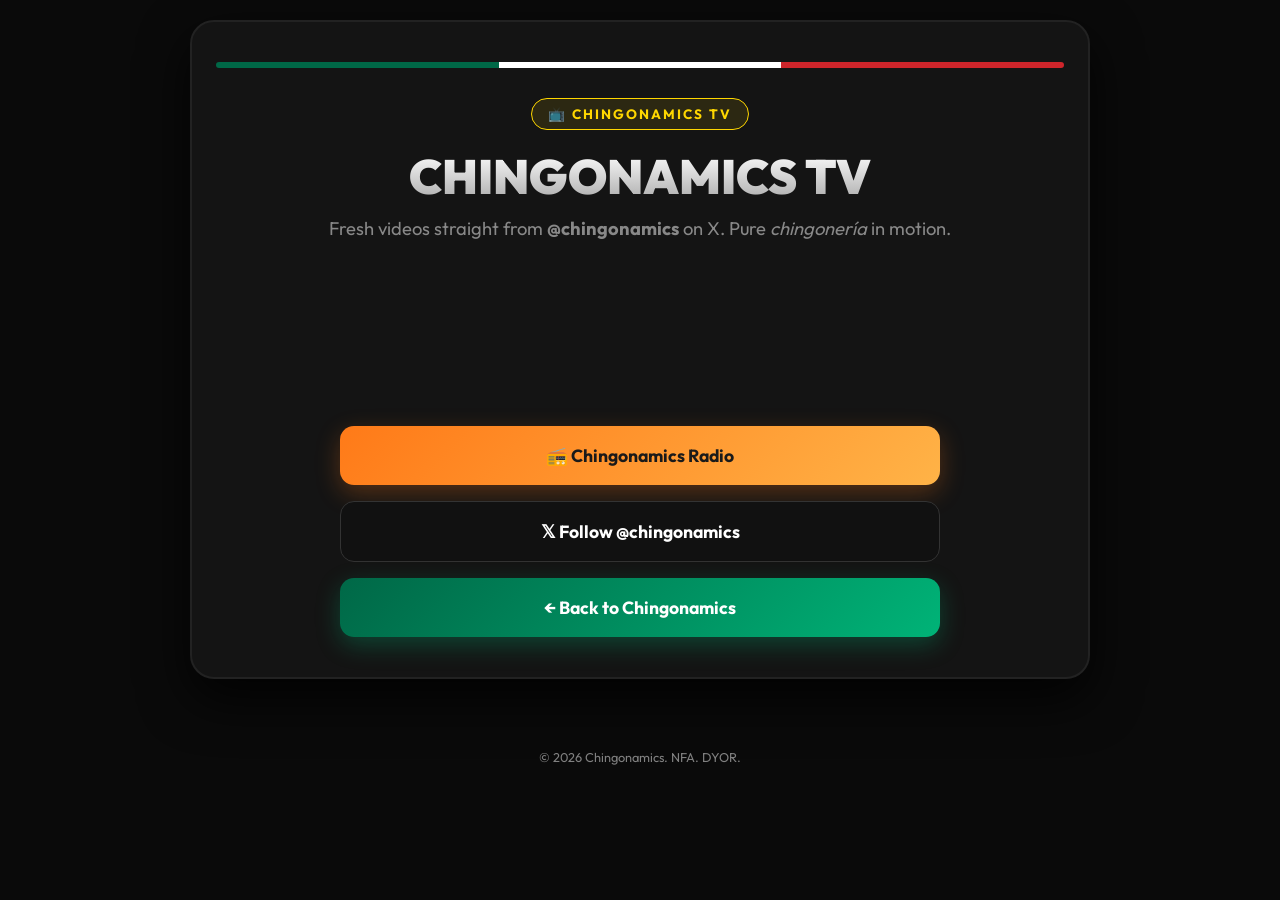
<file: videos.html>
<!DOCTYPE html>
<html lang="en">
<head>
    <meta charset="UTF-8">
    <meta name="viewport" content="width=device-width, initial-scale=1.0">
    <meta http-equiv="Cache-Control" content="no-cache, no-store, must-revalidate">
    <meta http-equiv="Pragma" content="no-cache">
    <meta http-equiv="Expires" content="0">
    <meta name="description" content="Chingonamics TV: watch the latest videos from @chingonamics on X — pure Mexican meme machine energy.">
    <link rel="canonical" href="https://chingonamics.com/videos.html">
    <link rel="icon" type="image/svg+xml" href="/chingonamics-favicon.svg">
    <meta property="og:type" content="website">
    <meta property="og:url" content="https://chingonamics.com/videos.html">
    <meta property="og:title" content="Chingonamics TV | Videos from @chingonamics">
    <meta property="og:description" content="Watch the latest Chingonamics videos from @chingonamics on X. Pure Mexican meme energy.">
    <meta property="og:image" content="https://chingonamics.com/IMG_0325.jpg">
    <meta name="twitter:card" content="summary_large_image">
    <meta name="twitter:title" content="Chingonamics TV | Videos from @chingonamics">
    <meta name="twitter:description" content="Watch the latest Chingonamics videos from @chingonamics on X.">
    <meta name="twitter:image" content="https://chingonamics.com/IMG_0325.jpg">
    <title>Chingonamics TV | Videos from @chingonamics</title>
    <link rel="preconnect" href="https://fonts.googleapis.com">
    <link rel="preconnect" href="https://fonts.gstatic.com" crossorigin>
    <link href="https://fonts.googleapis.com/css2?family=Outfit:wght@400;700;900&display=swap" rel="stylesheet">
    <style>
        :root {
            --green: #006847;
            --white: #FFFFFF;
            --red: #CE252B;
            --gold: #FFD700;
            --orange: #FF7A18;
            --dark: #0A0A0A;
            --card-bg: #141414;
        }

        * {
            box-sizing: border-box;
            margin: 0;
            padding: 0;
            font-family: 'Outfit', sans-serif;
        }

        body {
            background-color: var(--dark);
            color: var(--white);
            display: flex;
            flex-direction: column;
            align-items: center;
            min-height: 100vh;
            padding: 20px;
            text-align: center;
            overflow-x: hidden;
        }

        .bg-glow {
            position: absolute;
            width: 300px;
            height: 300px;
            background: radial-gradient(circle, rgba(206,37,43,0.3) 0%, rgba(0,0,0,0) 70%);
            z-index: 0;
            top: 20%;
        }

        .container {
            max-width: 900px;
            width: 100%;
            background: var(--card-bg);
            border: 2px solid #222;
            border-radius: 24px;
            padding: 40px 24px;
            box-shadow: 0 20px 50px rgba(0,0,0,0.8);
            position: relative;
            z-index: 1;
            margin-bottom: 40px;
        }

        .flag-bar {
            display: flex;
            height: 6px;
            width: 100%;
            border-radius: 3px;
            overflow: hidden;
            margin-bottom: 30px;
        }

        .flag-bar .g { background: var(--green); flex: 1; }
        .flag-bar .w { background: var(--white); flex: 1; }
        .flag-bar .r { background: var(--red); flex: 1; }

        .badge {
            display: inline-block;
            background: rgba(255, 215, 0, 0.1);
            color: var(--gold);
            border: 1px solid var(--gold);
            padding: 6px 16px;
            border-radius: 50px;
            font-weight: 700;
            font-size: 0.85rem;
            letter-spacing: 2px;
            text-transform: uppercase;
            margin-bottom: 20px;
        }

        h1 {
            font-size: clamp(1.5rem, 6.5vw, 3rem);
            font-weight: 900;
            line-height: 1.1;
            margin-bottom: 12px;
            text-transform: uppercase;
            background: linear-gradient(180deg, #FFF 0%, #AAA 100%);
            -webkit-background-clip: text;
            -webkit-text-fill-color: transparent;
        }

        p.subtitle {
            font-size: 1.15rem;
            color: #888;
            margin-bottom: 32px;
            line-height: 1.5;
        }

        .video-grid {
            display: grid;
            grid-template-columns: repeat(auto-fit, minmax(300px, 1fr));
            gap: 24px;
            margin-bottom: 32px;
            text-align: left;
        }

        .video-card {
            display: flex;
            justify-content: center;
            min-width: 0;
        }

        .video-card .twitter-tweet {
            margin: 0 auto;
        }

        .cta-box {
            display: flex;
            flex-direction: column;
            gap: 16px;
            max-width: 600px;
            margin: 0 auto;
        }

        .btn {
            display: flex;
            align-items: center;
            justify-content: center;
            gap: 10px;
            width: 100%;
            padding: 18px 24px;
            border-radius: 14px;
            font-size: 1.1rem;
            font-weight: 700;
            text-decoration: none;
            transition: all 0.2s ease;
            cursor: pointer;
        }

        .btn-pump {
            background: linear-gradient(135deg, #006847 0%, #00B377 100%);
            color: var(--white);
            box-shadow: 0 8px 25px rgba(0, 179, 119, 0.3);
        }

        .btn-pump:hover {
            transform: translateY(-2px);
            box-shadow: 0 12px 30px rgba(0, 179, 119, 0.5);
        }

        .btn-x {
            background: #111;
            color: var(--white);
            border: 1px solid #333;
        }

        .btn-x:hover {
            background: #1A1A1A;
            border-color: #555;
            transform: translateY(-2px);
        }

        .btn-radio {
            background: linear-gradient(135deg, var(--orange) 0%, #FFB347 100%);
            color: #1A1A1A;
            box-shadow: 0 8px 25px rgba(255, 122, 24, 0.28);
        }

        .btn-radio:hover {
            transform: translateY(-2px);
            box-shadow: 0 12px 30px rgba(255, 122, 24, 0.45);
        }

        @media (prefers-reduced-motion: reduce) {
            .btn { transition: none; }
        }

        @media (max-width: 480px) {
            body { padding: 12px; }
            .container { padding: 28px 18px; }
        }

        footer {
            margin-top: 30px;
            font-size: 0.8rem;
            color: #808080;
            position: relative;
            z-index: 1;
        }
    </style>
</head>
<body>

    <div class="bg-glow"></div>

    <main class="container">
        <div class="flag-bar">
            <div class="g"></div>
            <div class="w"></div>
            <div class="r"></div>
        </div>

        <span class="badge">📺 Chingonamics TV</span>

        <h1>Chingonamics TV</h1>
        <p class="subtitle">Fresh videos straight from <strong>@chingonamics</strong> on X. Pure <i>chingonería</i> in motion.</p>

            <div class="video-grid">
      <!-- 1. Newest -->
      <div class="video-card">
        <blockquote class="twitter-tweet">
          <a href="https://x.com/chingonamics/status/2096890063292654052"></a>
        </blockquote>
      </div>

      <!-- 2 -->
      <div class="video-card">
        <blockquote class="twitter-tweet">
          <a href="https://x.com/chingonamics/status/2096889924570214818"></a>
        </blockquote>
      </div>

      <!-- 3 -->
      <div class="video-card">
        <blockquote class="twitter-tweet">
          <a href="https://x.com/chingonamics/status/2096887378770268521"></a>
        </blockquote>
      </div>

      <!-- 4 -->
      <div class="video-card">
        <blockquote class="twitter-tweet">
          <a href="https://x.com/chingonamics/status/2096884492900405607"></a>
        </blockquote>
      </div>

      <!-- 5 -->
      <div class="video-card">
        <blockquote class="twitter-tweet">
          <a href="https://x.com/chingonamics/status/2096880621432045589"></a>
        </blockquote>
      </div>

      <!-- 6 -->
      <div class="video-card">
        <blockquote class="twitter-tweet">
          <a href="https://x.com/chingonamics/status/2096859572288041102"></a>
        </blockquote>
      </div>

      <!-- 7 -->
      <div class="video-card">
        <blockquote class="twitter-tweet">
          <a href="https://x.com/chingonamics/status/2096857578483716208"></a>
        </blockquote>
      </div>

      <!-- 8 -->
      <div class="video-card">
        <blockquote class="twitter-tweet">
          <a href="https://x.com/chingonamics/status/2096849638020227430"></a>
        </blockquote>
      </div>

      <!-- 9 -->
      <div class="video-card">
        <blockquote class="twitter-tweet">
          <a href="https://x.com/chingonamics/status/2096841881997181321"></a>
        </blockquote>
      </div>

      <!-- 10 -->
      <div class="video-card">
        <blockquote class="twitter-tweet">
          <a href="https://x.com/chingonamics/status/2096839108358496618"></a>
        </blockquote>
      </div>

      <!-- 11. Oldest -->
      <div class="video-card">
        <blockquote class="twitter-tweet">
          <a href="https://x.com/chingonamics/status/2096812767361859846"></a>
        </blockquote>
      </div>
    </div>


        <div class="cta-box">
            <a href="/radio.html" class="btn btn-radio">
                <span>📻 Chingonamics Radio</span>
            </a>
            <a href="https://x.com/chingonamics?s=11" target="_blank" rel="noopener noreferrer" class="btn btn-x">
                <span>𝕏 Follow @chingonamics</span>
            </a>
            <a href="https://chingonamics.com/" class="btn btn-pump">
                <span>← Back to Chingonamics</span>
            </a>
        </div>
    </main>

    <footer>
        &copy; 2026 Chingonamics. NFA. DYOR.
    </footer>

    <script>
        // Lazy-load Twitter/X embeds: only convert a card into a full embed once
        // it actually scrolls near the viewport, instead of loading all cards at
        // once. Keeps the page fast no matter how many videos get added later.
        let twitterWidgetsPromise = null;

        function loadTwitterWidgets() {
            if (twitterWidgetsPromise) return twitterWidgetsPromise;
            twitterWidgetsPromise = new Promise((resolve) => {
                const script = document.createElement('script');
                script.src = 'https://platform.twitter.com/widgets.js';
                script.async = true;
                script.onload = () => resolve(window.twttr);
                document.body.appendChild(script);
            });
            return twitterWidgetsPromise;
        }

        const videoCards = document.querySelectorAll('.video-card');

        if ('IntersectionObserver' in window) {
            const observer = new IntersectionObserver((entries) => {
                entries.forEach((entry) => {
                    if (!entry.isIntersecting) return;
                    observer.unobserve(entry.target);
                    loadTwitterWidgets().then((twttr) => {
                        if (twttr && twttr.widgets) {
                            twttr.widgets.load(entry.target);
                        }
                    });
                });
            }, { rootMargin: '400px 0px' });

            videoCards.forEach((card) => observer.observe(card));
        } else {
            // Fallback for older browsers without IntersectionObserver support:
            // just load everything immediately, same as before.
            loadTwitterWidgets().then((twttr) => {
                if (twttr && twttr.widgets) twttr.widgets.load();
            });
        }
    </script>

</body>
</html>
</file>
<file: styles.css>
:root {
  --paper: #f2ead8;
  --ink: #2b2620;
  --ochre: #c19a5b;
  --iron-red: #8c3b2e;
  --ink-soft: #5c5447;
  --line: rgba(43, 38, 32, 0.28);
  --shadow: 0 12px 28px rgba(25, 20, 14, 0.12);
}

* { box-sizing: border-box; }

html {
  scroll-behavior: smooth;
}

body {
  margin: 0;
  color: var(--ink);
  background-color: var(--paper);
  font-family: "Iowan Old Style", "Palatino Linotype", "Book Antiqua", Palatino, Georgia, serif;
  line-height: 1.65;
  min-height: 100vh;
  position: relative;
}

body::before {
  content: "";
  position: fixed;
  inset: 0;
  pointer-events: none;
  opacity: 0.2;
  background-image:
    radial-gradient(circle at 20% 20%, rgba(255,255,255,0.35) 0 2px, transparent 2px 100%),
    radial-gradient(circle at 75% 55%, rgba(0,0,0,0.08) 0 1px, transparent 1px 100%);
  background-size: 12px 12px, 9px 9px;
  z-index: -1;
}

a {
  color: var(--ink);
}

a:focus-visible,
button:focus-visible,
input:focus-visible {
  outline: 2px solid var(--iron-red);
  outline-offset: 2px;
}

.skip-link {
  position: absolute;
  left: 0.75rem;
  top: -120px;
  background: var(--ink);
  color: var(--paper);
  padding: 0.5rem 0.8rem;
  text-decoration: none;
  z-index: 1000;
}

.skip-link:focus {
  top: 0.75rem;
}

.site-header {
  position: sticky;
  top: 0;
  z-index: 20;
  background: color-mix(in srgb, var(--paper) 92%, white 8%);
  border-bottom: 1px solid var(--line);
  backdrop-filter: blur(4px);
  padding: 0.65rem 1rem 0.8rem;
}

.site-title-wrap {
  display: flex;
  align-items: baseline;
  justify-content: space-between;
  gap: 1rem;
}

.site-kicker {
  margin: 0;
  letter-spacing: 0.1em;
  text-transform: uppercase;
  font-size: 0.7rem;
  color: var(--ink-soft);
}

.site-title {
  margin: 0;
  font-family: "Cormorant Garamond", Georgia, serif;
  font-size: clamp(1.6rem, 6vw, 2.2rem);
  line-height: 1;
}

.site-nav {
  display: flex;
  overflow-x: auto;
  gap: 0.35rem;
  margin-top: 0.7rem;
  padding-bottom: 0.15rem;
}

.site-nav a {
  border: 1px solid var(--line);
  text-decoration: none;
  white-space: nowrap;
  font-size: 0.84rem;
  padding: 0.38rem 0.62rem;
  border-radius: 999px;
}

.site-nav a.is-active {
  border-color: var(--ink);
  background: rgba(43, 38, 32, 0.07);
}

.panel {
  width: min(1050px, calc(100% - 2rem));
  margin: 1.3rem auto;
}

.neatline {
  border: 1px solid var(--line);
  padding: 1rem;
  box-shadow: var(--shadow);
  background: color-mix(in srgb, var(--paper) 95%, white 5%);
}

h2, h3 {
  font-family: "Cormorant Garamond", Georgia, serif;
  margin: 0 0 0.65rem;
}

h2 {
  font-size: clamp(1.65rem, 5vw, 2.4rem);
}

h3 {
  font-size: clamp(1.3rem, 3.8vw, 1.75rem);
}

p {
  margin: 0 0 0.95rem;
}

.hero {
  min-height: calc(100vh - 88px);
  display: grid;
  align-items: end;
  position: relative;
  overflow: clip;
}

.hero-terrain {
  position: absolute;
  inset: 0;
  color: var(--ink-soft);
  opacity: 0.45;
}

.hero-terrain svg {
  width: 100%;
  height: 100%;
}

.hero-content {
  position: relative;
  z-index: 2;
  border: 1px solid var(--line);
  background: color-mix(in srgb, var(--paper) 90%, white 10%);
  padding: 1rem;
  box-shadow: var(--shadow);
  max-width: 700px;
  margin: 0 0 1.2rem;
}

.subtitle {
  margin: 0;
  text-transform: uppercase;
  letter-spacing: 0.13em;
  font-size: 0.78rem;
  color: var(--ink-soft);
}

#hero-title {
  margin: 0.25rem 0;
  font-size: clamp(2.3rem, 10vw, 4.5rem);
}

.tagline {
  margin: 0 0 1rem;
  font-size: clamp(1rem, 2.8vw, 1.3rem);
}

.cta-btn {
  display: inline-block;
  border: 1px solid var(--ink);
  text-decoration: none;
  padding: 0.58rem 1rem;
  background: var(--ochre);
  font-weight: 600;
}

blockquote {
  margin: 1rem 0 0;
  padding: 0.85rem 0.95rem;
  border-left: 3px solid var(--iron-red);
  background: rgba(140, 59, 46, 0.06);
  font-style: italic;
}

.atlas-lede {
  margin-bottom: 0.75rem;
}

.slider-wrap {
  border: 1px solid var(--line);
  padding: 0.8rem;
  margin-bottom: 1rem;
}

.slider-label {
  display: flex;
  gap: 0.45rem;
  align-items: center;
  font-weight: 600;
}

#year-output {
  min-width: 3ch;
}

#year-slider {
  width: 100%;
  accent-color: var(--iron-red);
}

.small-note {
  margin: 0.5rem 0 0;
  font-size: 0.88rem;
  color: var(--ink-soft);
}

.map-card {
  border: 1px solid var(--line);
  padding: 0.4rem;
  background: color-mix(in srgb, var(--paper) 92%, white 8%);
}

#atlas-map {
  width: 100%;
  height: auto;
  display: block;
}

.route {
  fill: none;
  stroke: var(--ochre);
  stroke-width: 2.2;
  opacity: 0.8;
}

.ridge {
  fill: none;
  stroke: rgba(43, 38, 32, 0.28);
  stroke-width: 1.3;
  stroke-dasharray: 4 6;
}

.p-dot {
  transition: fill 180ms ease, stroke 180ms ease, opacity 180ms ease;
  stroke: var(--ink);
  stroke-width: 1;
}

.p-label {
  font-size: 16px;
  fill: var(--ink);
  font-family: "Cormorant Garamond", Georgia, serif;
}

.legend {
  list-style: none;
  display: grid;
  grid-template-columns: repeat(2, minmax(140px, 1fr));
  gap: 0.5rem;
  margin: 0.95rem 0 0;
  padding: 0;
}

.legend li {
  display: flex;
  align-items: center;
  gap: 0.45rem;
}

.dot {
  width: 0.8rem;
  height: 0.8rem;
  border-radius: 50%;
  border: 1px solid var(--ink);
  display: inline-block;
}

.operational { background: #7f8f68; }
.hollow { background: var(--ochre); }
.abandoned { background: var(--iron-red); }
.unresolved { background: #7c6f79; }

.card-grid {
  display: grid;
  gap: 0.85rem;
  grid-template-columns: repeat(auto-fit, minmax(210px, 1fr));
}

.p-card {
  border: 1px solid var(--line);
  padding: 0.75rem;
  background: rgba(255, 255, 255, 0.25);
}

.p-card h3 {
  margin-bottom: 0.2rem;
}

.p-meta {
  margin: 0 0 0.45rem;
  font-size: 0.9rem;
  color: var(--ink-soft);
}

.p-status {
  margin: 0 0 0.45rem;
  font-size: 0.9rem;
}

.watch-frame {
  margin: 0;
  aspect-ratio: 16 / 9;
  border: 10px solid color-mix(in srgb, var(--ink) 16%, transparent 84%);
  background: linear-gradient(135deg, rgba(43, 38, 32, 0.16), rgba(140, 59, 46, 0.2));
  display: grid;
  place-items: center;
  position: relative;
}

.play-overlay {
  font-size: clamp(2rem, 9vw, 4rem);
  background: rgba(242, 234, 216, 0.8);
  border-radius: 50%;
  width: 4.2rem;
  height: 4.2rem;
  display: grid;
  place-items: center;
}

.watch-frame figcaption {
  position: absolute;
  left: 0.85rem;
  right: 0.85rem;
  bottom: 0.6rem;
  background: rgba(242, 234, 216, 0.9);
  padding: 0.35rem 0.5rem;
}

.split-grid {
  display: grid;
  gap: 0.9rem;
}

.split-card {
  border: 1px solid var(--line);
  padding: 0.8rem;
  background: rgba(255, 255, 255, 0.25);
}

.interest-form {
  display: grid;
  gap: 0.5rem;
}

.interest-form input,
.interest-form button {
  font: inherit;
  padding: 0.55rem 0.6rem;
  border: 1px solid var(--line);
  background: color-mix(in srgb, var(--paper) 93%, white 7%);
}

.interest-form button {
  background: var(--ochre);
  cursor: pointer;
  font-weight: 600;
}

.print-mock {
  border: 1px solid var(--ink);
  min-height: 170px;
  display: grid;
  place-content: center;
  text-align: center;
  background: repeating-linear-gradient(
    -25deg,
    rgba(43, 38, 32, 0.04),
    rgba(43, 38, 32, 0.04) 4px,
    transparent 4px,
    transparent 10px
  );
}

.print-title {
  margin: 0;
  font-weight: 700;
  letter-spacing: 0.06em;
}

.print-note {
  margin: 0;
  font-size: 0.92rem;
  color: var(--ink-soft);
}

.site-footer {
  width: min(1050px, calc(100% - 2rem));
  margin: 1rem auto 2.2rem;
  border-top: 1px solid var(--line);
  padding-top: 0.8rem;
  display: flex;
  flex-wrap: wrap;
  align-items: center;
  justify-content: space-between;
  gap: 0.7rem;
}

.reveal {
  opacity: 0;
  transform: translateY(16px);
  transition: opacity 360ms ease, transform 360ms ease;
}

.reveal.in-view {
  opacity: 1;
  transform: translateY(0);
}

@media (min-width: 760px) {
  .site-header {
    display: flex;
    align-items: flex-end;
    justify-content: space-between;
    gap: 1rem;
    padding: 0.6rem 1.2rem 0.75rem;
  }

  .site-title-wrap {
    min-width: 260px;
  }

  .site-nav {
    margin-top: 0;
    justify-content: flex-end;
  }

  .neatline {
    padding: 1.35rem;
  }

  .split-grid {
    grid-template-columns: 1fr 1fr;
  }

  .legend {
    grid-template-columns: repeat(4, minmax(0, 1fr));
  }
}

@media (prefers-reduced-motion: reduce) {
  html {
    scroll-behavior: auto;
  }

  .reveal,
  .p-dot {
    transition: none;
  }
}
</file>
